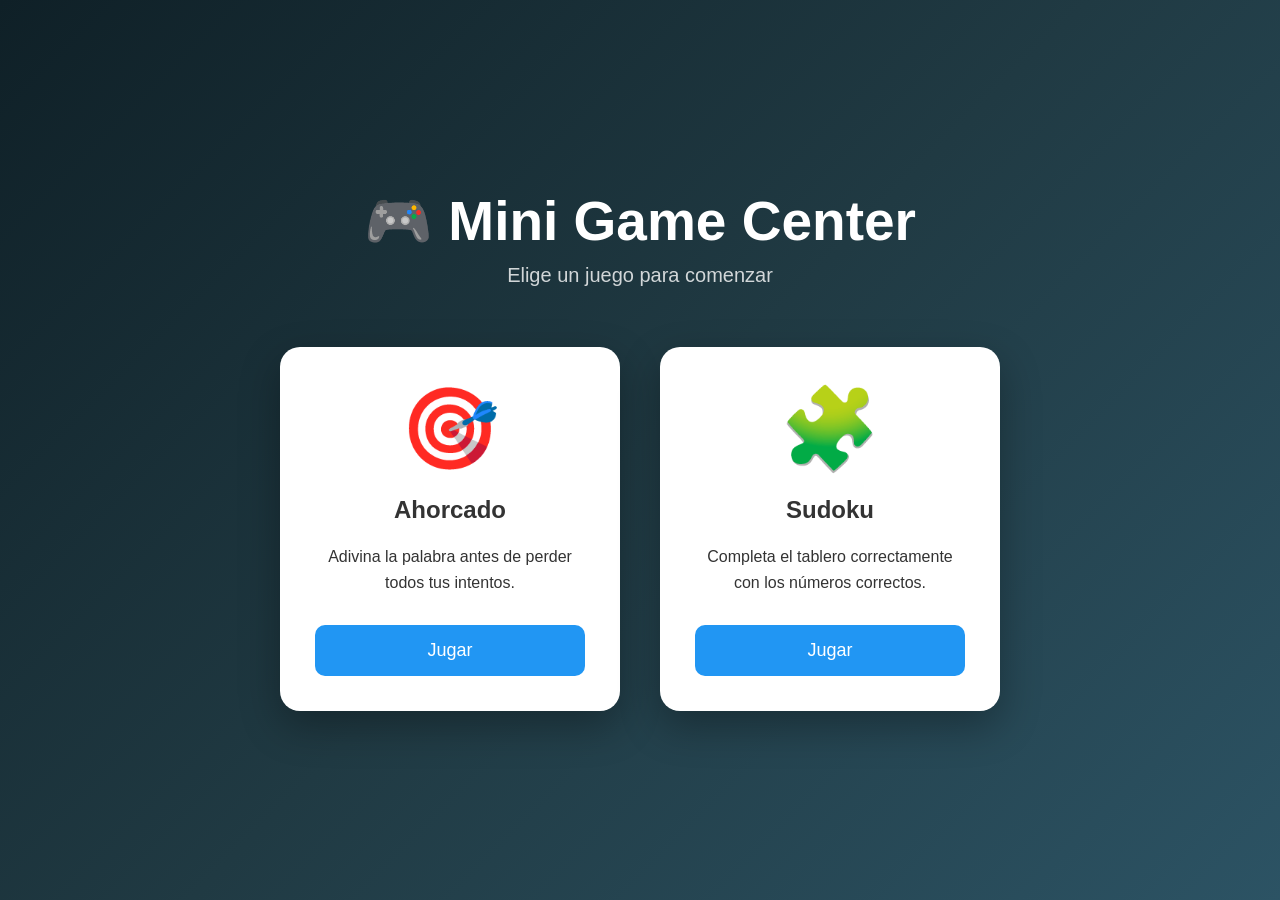
<file: index.html>
<!DOCTYPE html>
<html lang="es">
<head>

    <meta charset="UTF-8">
    <meta name="viewport" content="width=device-width, initial-scale=1.0">

    <title>Mini Game Center</title>

    <link rel="stylesheet" href="style.css">

</head>

<body>

<div class="contenedor">

    <h1>🎮 Mini Game Center</h1>

    <p class="subtitulo">
        Elige un juego para comenzar
    </p>

    <div class="juegos">

        <div class="tarjeta">

            <div class="icono">
                🎯
            </div>

            <h2>Ahorcado</h2>

            <p>
                Adivina la palabra antes de perder todos tus intentos.
            </p>

            <a href="ahorcado/index.html">
                <button>Jugar</button>
            </a>

        </div>

        <div class="tarjeta">

            <div class="icono">
                🧩
            </div>

            <h2>Sudoku</h2>

            <p>
                Completa el tablero correctamente con los números correctos.
            </p>

            <a href="sudoku/sudoku.html">
                <button>Jugar</button>
            </a>

        </div>

    </div>

</div>

<script src="script.js"></script>

</body>
</html>
</file>
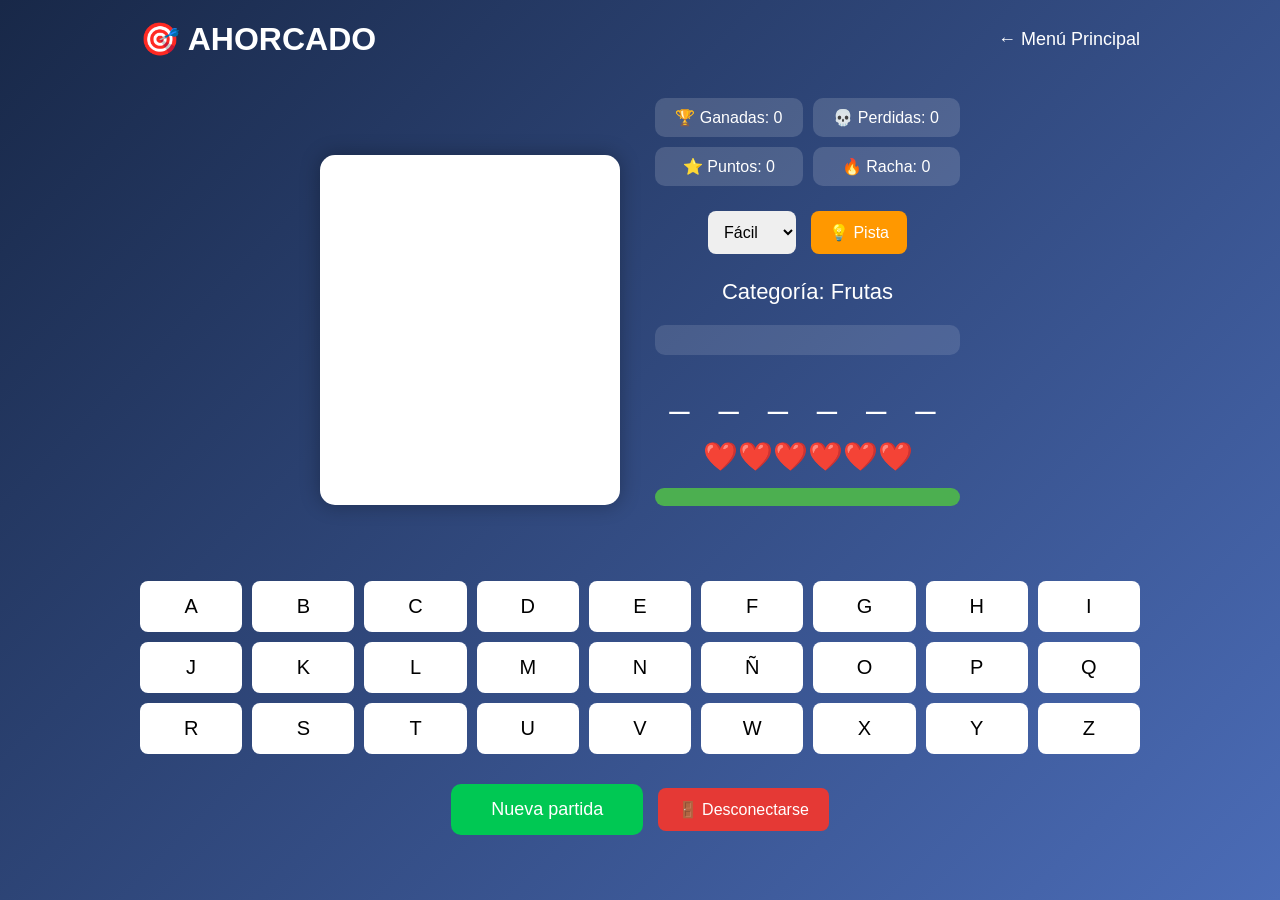
<file: ahorcado/index.html>
<meta charset="UTF-8">

    <meta name="viewport"
          content="width=device-width, initial-scale=1.0">

    <title>Ahorcado</title>

    <link rel="stylesheet" href="style.css">

</head>


<body>


<div class="contenedor">


<header>

    <h1>🎯 AHORCADO</h1>


    <a href="../index.html" class="volver">
        ← Menú Principal
    </a>


</header>



<div class="panel">


    <!-- CANVAS DEL AHORCADO -->

    <div class="izquierda">


        <canvas id="canvas"
                width="300"
                height="350">
        </canvas>


    </div>





    <!-- INFORMACIÓN DEL JUEGO -->

    <div class="derecha">



        <div class="estadisticas">


            <div class="dato">

                🏆 Ganadas:
                <span id="ganadas">
                    0
                </span>

            </div>



            <div class="dato">

                💀 Perdidas:
                <span id="perdidas">
                    0
                </span>

            </div>



            <div class="dato">

                ⭐ Puntos:
                <span id="puntos">
                    0
                </span>

            </div>



            <div class="dato">

                🔥 Racha:
                <span id="racha">
                    0
                </span>

            </div>



        </div>





        <div class="controles">


            <select id="dificultad">


                <option value="facil">
                    Fácil
                </option>


                <option value="medio">
                    Medio
                </option>


                <option value="dificil">
                    Difícil
                </option>


            </select>




            <button id="pista">

                💡 Pista

            </button>


        </div>






        <div class="categoria">


            Categoría:

            <span id="categoria">

                ---

            </span>


        </div>







        <div id="pistaTexto"
             class="pista-texto">

        </div>








        <div id="palabra"
             class="palabra">

        </div>








        <div class="contenedor-vidas">



            <div id="vidas"
                 class="vidas">

                ❤️❤️❤️❤️❤️❤️

            </div>




            <div class="barra">


                <div id="progreso"
                     class="progreso">

                </div>


            </div>



        </div>







        <div id="mensaje"
             class="mensaje">

        </div>




    </div>



</div>







<!-- TECLADO -->

<div id="teclado"
     class="teclado">

</div>







<!-- BOTONES -->

<div class="botones-finales">


    <button id="nuevo">

        Nueva partida

    </button>



    <button id="desconectar">

        🚪 Desconectarse

    </button>


</div>





</div>


<script src="js/palabras.js"></script>
<script src="js/dibujo.js"></script>
<script src="js/estadisticas.js"></script>
<script src="js/interfaz.js"></script>
<script src="js/sonidos.js"></script>
<script src="js/utilidades.js"></script>
<script src="js/script.js"></script>

</body>

</html>
</file>
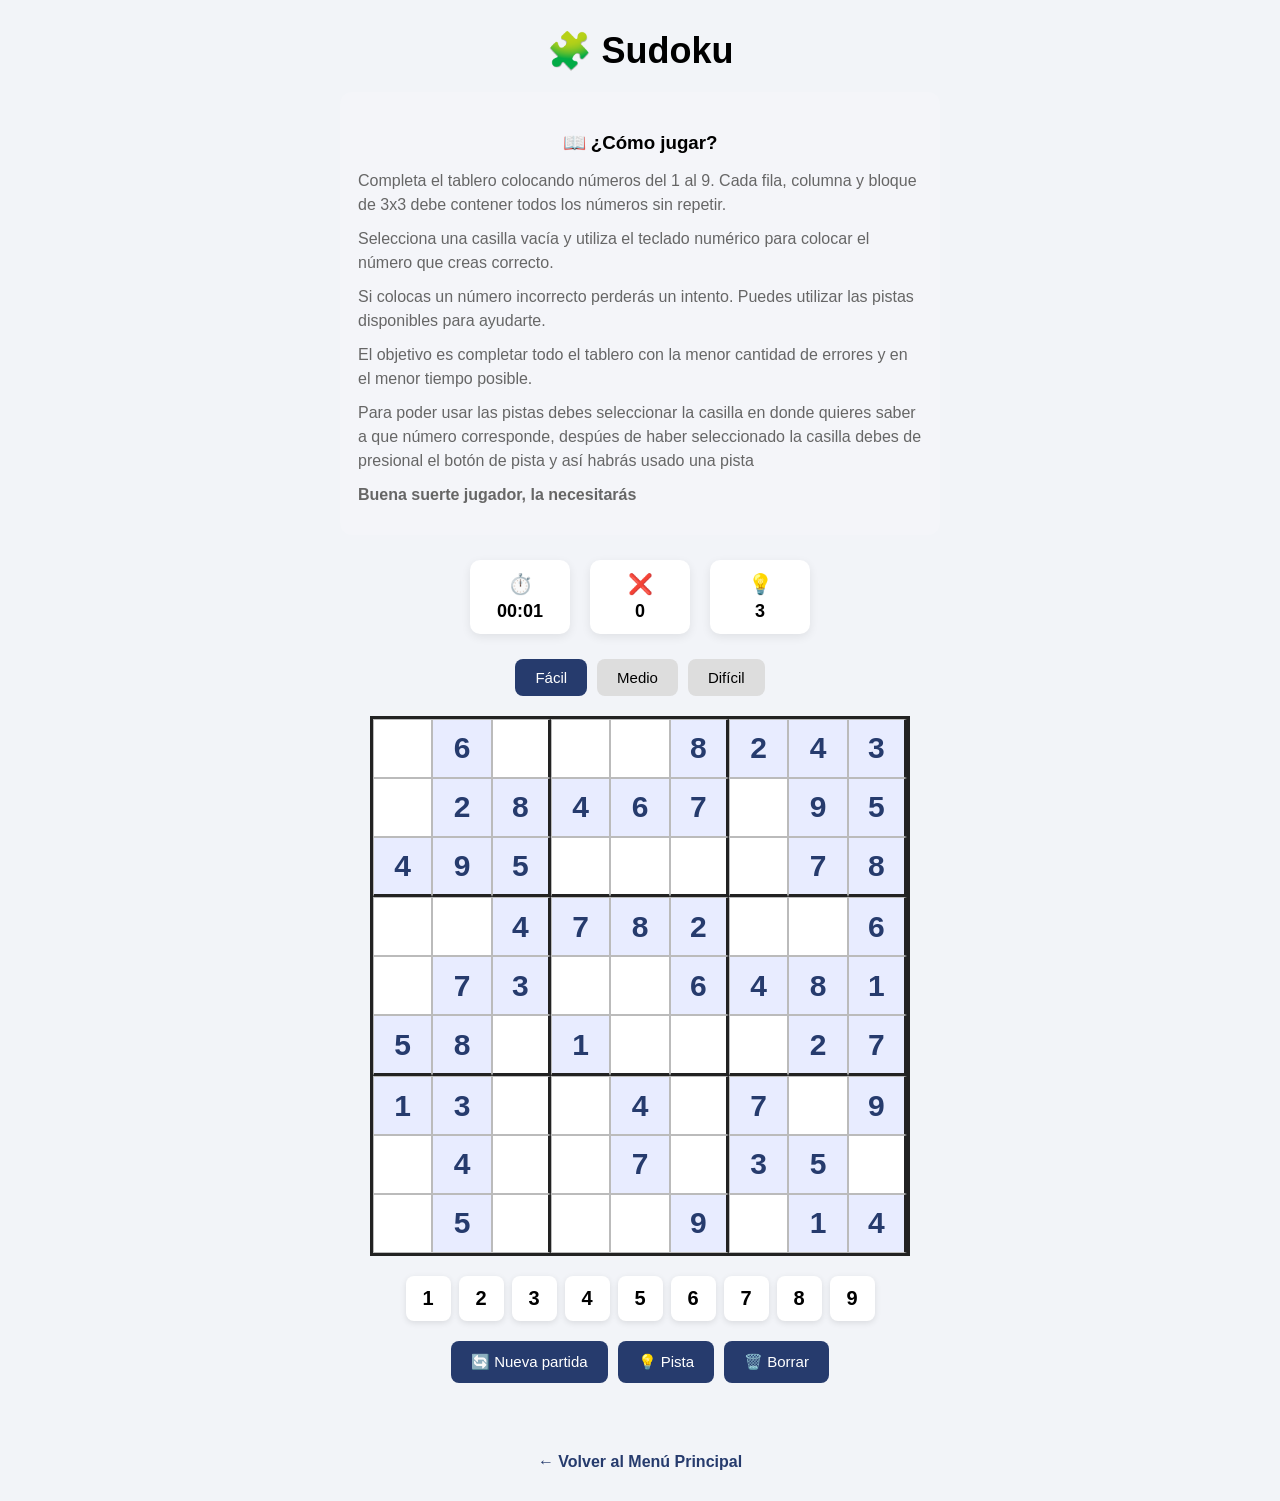
<file: sudoku/sudoku.html>
<!DOCTYPE html>
<html lang="es">

<head>

    <meta charset="UTF-8">

    <meta
        name="viewport"
        content="width=device-width, initial-scale=1.0"
    >

    <title>Sudoku</title>

    <link
        rel="stylesheet"
        href="sudoku.css"
    >

</head>

<body>

    <main class="sudoku-container">

        <header class="sudoku-header">

            <h1>🧩 Sudoku</h1>

            <div class="instrucciones-sudoku">

            <h3>📖 ¿Cómo jugar?</h3>

            <p>
                Completa el tablero colocando números del 1 al 9.
                Cada fila, columna y bloque de 3x3 debe contener
                todos los números sin repetir.
            </p>

            <p>
                Selecciona una casilla vacía y utiliza el teclado
                numérico para colocar el número que creas correcto.
            </p>

            <p>
                Si colocas un número incorrecto perderás un intento.
                Puedes utilizar las pistas disponibles para ayudarte.
            </p>

            <p>
                El objetivo es completar todo el tablero con la menor
                cantidad de errores y en el menor tiempo posible.
            </p>

            <p>
                Para poder usar las pistas debes seleccionar la casilla
                en donde quieres saber a que número corresponde, despúes
                de haber seleccionado la casilla debes de presional el botón
                de pista y así habrás usado una pista
            </p>
            <p>
                <strong>Buena suerte jugador, la necesitarás</strong>
            </p>

</div>

        </header>


        <!-- INFORMACIÓN DEL JUEGO -->

        <section class="sudoku-info">

            <div class="info-item">

                <span>⏱️</span>

                <strong id="tiempo">
                    00:00
                </strong>

            </div>


            <div class="info-item">

                <span>❌</span>

                <strong id="errores">
                    0
                </strong>

            </div>


            <div class="info-item">

                <span>💡</span>

                <strong id="pistas">
                    3
                </strong>

            </div>

        </section>


        <!-- DIFICULTAD -->

        <section class="dificultad">

            <button
                class="dificultad-btn activo"
                data-dificultad="facil"
            >
                Fácil
            </button>

            <button
                class="dificultad-btn"
                data-dificultad="medio"
            >
                Medio
            </button>

            <button
                class="dificultad-btn"
                data-dificultad="dificil"
            >
                Difícil
            </button>

        </section>


        <!-- TABLERO -->

        <section class="tablero-container">

            <div
                id="tablero"
                class="tablero"
            >

                <!-- Las 81 casillas serán creadas
                     mediante JavaScript -->

            </div>

        </section>


        <!-- NÚMEROS -->

        <section class="numeros">

            <button class="numero-btn" data-numero="1">
                1
            </button>

            <button class="numero-btn" data-numero="2">
                2
            </button>

            <button class="numero-btn" data-numero="3">
                3
            </button>

            <button class="numero-btn" data-numero="4">
                4
            </button>

            <button class="numero-btn" data-numero="5">
                5
            </button>

            <button class="numero-btn" data-numero="6">
                6
            </button>

            <button class="numero-btn" data-numero="7">
                7
            </button>

            <button class="numero-btn" data-numero="8">
                8
            </button>

            <button class="numero-btn" data-numero="9">
                9
            </button>

        </section>


        <!-- ACCIONES -->

        <section class="acciones">

            <button id="nuevaPartida">
                🔄 Nueva partida
            </button>

            <button id="pista">
                💡 Pista
            </button>

            <button id="borrar">
                🗑️ Borrar
            </button>

        </section>


        <!-- MENSAJE -->

        <div
            id="mensaje"
            class="mensaje"
        ></div>


        <!-- REGRESAR -->

        <a
            href="../index.html"
            class="volver"
        >
            ← Volver al Menú Principal
        </a>

    </main>


    <script src="sudoku.js"></script>

</body>

</html>
</file>
<file: style.css>
*{
    margin:0;
    padding:0;
    box-sizing:border-box;
    font-family:Arial, Helvetica, sans-serif;
}

body{

    min-height:100vh;

    display:flex;

    justify-content:center;

    align-items:center;

    background:linear-gradient(135deg,#0f2027,#203a43,#2c5364);

    color:white;

}

.contenedor{

    width:90%;
    max-width:1100px;

    text-align:center;

}

h1{

    font-size:55px;

    margin-bottom:10px;

}

.subtitulo{

    font-size:20px;

    opacity:.8;

    margin-bottom:60px;

}

.juegos{

    display:flex;

    justify-content:center;

    gap:40px;

    flex-wrap:wrap;

}

.tarjeta{

    width:340px;

    background:white;

    color:#333;

    padding:35px;

    border-radius:20px;

    transition:.35s;

    box-shadow:0 15px 40px rgba(0,0,0,.3);

}

.tarjeta:hover{

    transform:translateY(-10px);

}

.icono{

    font-size:80px;

    margin-bottom:20px;

}

.tarjeta h2{

    margin-bottom:20px;

}

.tarjeta p{

    line-height:1.6;

    margin-bottom:30px;

}

button{

    width:100%;

    padding:15px;

    border:none;

    border-radius:10px;

    cursor:pointer;

    font-size:18px;

    color:white;

    background:#2196F3;

    transition:.3s;

}

button:hover{

    background:#1565C0;

}
</file>
<file: ahorcado/style.css>
*{
margin:0;
padding:0;
box-sizing:border-box;
font-family:Arial,Helvetica,sans-serif;
}

body{

background:#182848;
background:linear-gradient(135deg,#182848,#4b6cb7);

min-height:100vh;

display:flex;

justify-content:center;

align-items:flex-start;

color:white;

padding:20px;

}

.contenedor{

width:1000px;

max-width:95%;

text-align:center;

}

header{

display:flex;

justify-content:space-between;

align-items:center;

margin-bottom:40px;

}

.volver{

color:white;

text-decoration:none;

font-size:18px;

}

.panel{

display:flex;

justify-content:center;

align-items:center;

gap:35px;

flex-wrap:wrap;

margin-bottom:20px;

}

canvas{

background:white;

border-radius:15px;

box-shadow:0 0 20px rgba(0,0,0,.3);

max-width:100%;

height:auto;

}

.palabra{

font-size:35px;

letter-spacing:10px;

margin:20px 0;

min-height:40px;

}

.vidas{

font-size:28px;

margin-bottom:15px;

}

.categoria{

font-size:22px;

}

.mensaje{

height:30px;

font-size:24px;

margin-top:15px;

}

.teclado{

display:grid;

grid-template-columns:repeat(9,1fr);

gap:10px;

margin-bottom:30px;

}

.teclado button{

padding:14px;

font-size:20px;

border:none;

border-radius:8px;

cursor:pointer;

background:white;

transition:.25s;

}

.teclado button:hover{

transform:scale(1.08);

}

#nuevo{

padding:15px 40px;

font-size:18px;

border:none;

border-radius:10px;

cursor:pointer;

background:#00C853;

color:white;

}

.usada{

background:#888 !important;

color:white;

pointer-events:none;

}

.correcta{

background:#00C853 !important;

color:white;

}

.incorrecta{

background:#D50000 !important;

color:white;

}

.estadisticas{

display:grid;

grid-template-columns:repeat(2,1fr);

gap:10px;

margin-bottom:15px;

font-size:16px;

}

.dato{

background:rgba(255,255,255,.15);

padding:10px 20px;

border-radius:10px;

}

.controles{

display:flex;

justify-content:center;

gap:15px;

margin:25px 0;

flex-wrap:wrap;

}

.controles select{

padding:12px;

border:none;

border-radius:8px;

font-size:16px;

cursor:pointer;

}

#pista{

background:#ff9800;

padding:12px 18px;

border:none;

border-radius:8px;

cursor:pointer;

color:white;

font-size:16px;

}

#pista:hover{

background:#f57c00;

}

.contenedor-vidas{

margin:25px 0;

}

.barra{

width:100%;

height:18px;

background:#ddd;

border-radius:50px;

overflow:hidden;

margin-top:15px;

}

.progreso{

width:100%;

height:100%;

background:linear-gradient(90deg,#4CAF50,#8BC34A);

transition:.4s;

}

canvas{

transition:.3s;

}

canvas:hover{

transform:scale(1.02);

}

.pista-texto {

    margin: 20px auto;

    max-width: 500px;

    min-height: 30px;

    padding: 12px 18px;

    border-radius: 10px;

    background: rgba(255,255,255,0.12);

    font-size: 17px;

    text-align: center;

    transition: 0.3s;

}

#desconectar {

    margin-left: 10px;

    padding: 12px 20px;

    border: none;

    border-radius: 8px;

    background: #e53935;

    color: white;

    font-size: 16px;

    cursor: pointer;

    transition: 0.2s;

}

#desconectar:hover {

    background: #c62828;

    transform: translateY(-2px);

}

/* ==========================================
   RESPONSIVE MOVIL
   ========================================== */

@media(max-width:700px){


    body{

        padding:10px;

        align-items:flex-start;

    }



    .contenedor{

        width:100%;

        max-width:100%;

    }



    header{

        flex-direction:column;

        gap:10px;

        margin-bottom:20px;

    }



    header h1{

        font-size:26px;

    }



    .panel{

        flex-direction:column;

        gap:20px;

        margin-bottom:20px;

    }



    .izquierda{

        width:100%;

        display:flex;

        justify-content:center;

    }



    canvas{

        width:280px;

        height:auto;

        max-width:90vw;

    }



    .derecha{

        width:100%;

    }



    /* Estadisticas */

    .estadisticas{

        display:grid;

        grid-template-columns:repeat(2,1fr);

        gap:8px;

        font-size:15px;

    }



    .dato{

        padding:10px 5px;

    }





    /* Controles */

    .controles{

        width:100%;

        margin:15px 0;

        gap:10px;

    }



    .controles select{

        flex:1;

        font-size:14px;

    }



    #pista{

        flex:1;

        font-size:14px;

        padding:10px;

    }





    .categoria{

        font-size:18px;

    }




    .pista-texto{

        font-size:15px;

        padding:10px;

    }




    .palabra{

        font-size:26px;

        letter-spacing:8px;

        margin:20px 0;

    }




    .vidas{

        font-size:25px;

    }



    .barra{

        height:14px;

    }





    /* Teclado */

    .teclado{

        grid-template-columns:repeat(7,1fr);

        gap:5px;

        width:100%;

    }



    .teclado button{

        padding:10px 0;

        font-size:16px;

    }





    #nuevo,
    #desconectar{

        width:80%;

        margin:10px auto;

        display:block;

    }


}



/* Telefonos pequeños */

@media(max-width:400px){


    canvas{

        width:240px;

    }



    .teclado{

        gap:4px;

    }



    .teclado button{

        font-size:14px;

        padding:8px 0;

    }



    .palabra{

        font-size:22px;

        letter-spacing:5px;

    }



}
</file>
<file: sudoku/sudoku.css>
* {
    box-sizing: border-box;
}


body {

    margin: 0;

    min-height: 100vh;

    font-family: Arial, sans-serif;

    background: #f2f4f8;

    display: flex;

    justify-content: center;

    align-items: center;

}


.sudoku-container {

    width: 95%;

    max-width: 700px;

    padding: 30px;

    text-align: center;

}


.sudoku-header h1 {

    margin: 0;

    font-size: 36px;

}


.sudoku-header p {

    color: #666;

    margin-top: 8px;

}


/* ==========================================
   INFORMACIÓN
   ========================================== */

.sudoku-info {

    display: flex;

    justify-content: center;

    gap: 20px;

    margin: 25px 0;

}


.info-item {

    min-width: 100px;

    padding: 12px 18px;

    background: white;

    border-radius: 10px;

    box-shadow:
        0 3px 10px
        rgba(0, 0, 0, 0.08);

}


.info-item span {

    display: block;

    font-size: 20px;

}


.info-item strong {

    display: block;

    margin-top: 5px;

    font-size: 18px;

}


/* ==========================================
   DIFICULTAD
   ========================================== */

.dificultad {

    display: flex;

    justify-content: center;

    gap: 10px;

    margin-bottom: 20px;

}


.dificultad-btn {

    padding: 10px 20px;

    border: none;

    border-radius: 8px;

    background: #ddd;

    cursor: pointer;

    font-size: 15px;

}


.dificultad-btn.activo {

    background: #263b6d;

    color: white;

}


/* ==========================================
   TABLERO
   ========================================== */

.tablero-container {

    display: flex;

    justify-content: center;

}


.tablero {

    display: grid;

    grid-template-columns:
        repeat(9, 1fr);

    width: min(90vw, 540px);

    aspect-ratio: 1 / 1;

    background: #222;

    border: 3px solid #222;

}


/* ==========================================
   CASILLAS
   ========================================== */

.casilla {

    background: white;

    border: 1px solid #bbb;

    display: flex;

    align-items: center;

    justify-content: center;

    font-size: clamp(18px, 4vw, 30px);

    font-weight: bold;

    cursor: pointer;

    user-select: none;

}


.casilla:hover {

    background: #eef2ff;

}


/* Líneas gruesas cada 3 columnas */

.casilla:nth-child(3n) {

    border-right: 3px solid #222;

}


/* Líneas gruesas cada 3 filas */

.casilla:nth-child(n+19):nth-child(-n+27),
.casilla:nth-child(n+46):nth-child(-n+54) {

    border-bottom: 3px solid #222;

}


/* ==========================================
   NÚMEROS
   ========================================== */

.numeros {

    display: flex;

    justify-content: center;

    gap: 8px;

    margin: 20px auto;

    flex-wrap: wrap;

}


.numero-btn {

    width: 45px;

    height: 45px;

    border: none;

    border-radius: 8px;

    background: white;

    box-shadow:
        0 2px 6px
        rgba(0, 0, 0, 0.1);

    font-size: 20px;

    font-weight: bold;

    cursor: pointer;

}


.numero-btn:hover {

    background: #eef2ff;

}


/* ==========================================
   ACCIONES
   ========================================== */

.acciones {

    display: flex;

    justify-content: center;

    gap: 10px;

    flex-wrap: wrap;

}


.acciones button {

    padding: 12px 20px;

    border: none;

    border-radius: 8px;

    cursor: pointer;

    font-size: 15px;

    background: #263b6d;

    color: white;

}


.acciones button:hover {

    opacity: 0.9;

}


/* ==========================================
   MENSAJE
   ========================================== */

.mensaje {

    min-height: 30px;

    margin-top: 20px;

    font-weight: bold;

}


/* ==========================================
   VOLVER
   ========================================== */

.volver {

    display: inline-block;

    margin-top: 20px;

    color: #263b6d;

    text-decoration: none;

    font-weight: bold;

}


.volver:hover {

    text-decoration: underline;

}


/* ==========================================
   RESPONSIVE
   ========================================== */

@media (max-width: 500px) {

    .sudoku-container {

        padding: 15px;

    }


    .sudoku-info {

        gap: 8px;

    }


    .info-item {

        min-width: 80px;

        padding: 10px;

    }


    .dificultad-btn {

        padding: 8px 12px;

    }

}

.casilla.fija {

    background: #e8ecff;

    color: #263b6d;

}

.casilla.seleccionada {

    background: #cdd8ff;

}

.casilla.error {

    background: #ffd6d6;

    color: #c62828;

}

.casilla.completado {

    background: #d9f7df;

    color: #16803c;

}

/* ==========================================
   INSTRUCCIONES SUDOKU
   ========================================== */

.instrucciones-sudoku {

    background: rgba(255,255,255,0.12);

    padding: 18px;

    border-radius: 12px;

    max-width: 600px;

    margin: 20px auto;

    text-align: left;

    font-size: 16px;

    line-height: 1.5;

}


.instrucciones-sudoku h3 {

    text-align: center;

    margin-bottom: 12px;

}


.instrucciones-sudoku p {

    margin-bottom: 10px;

}
</file>
